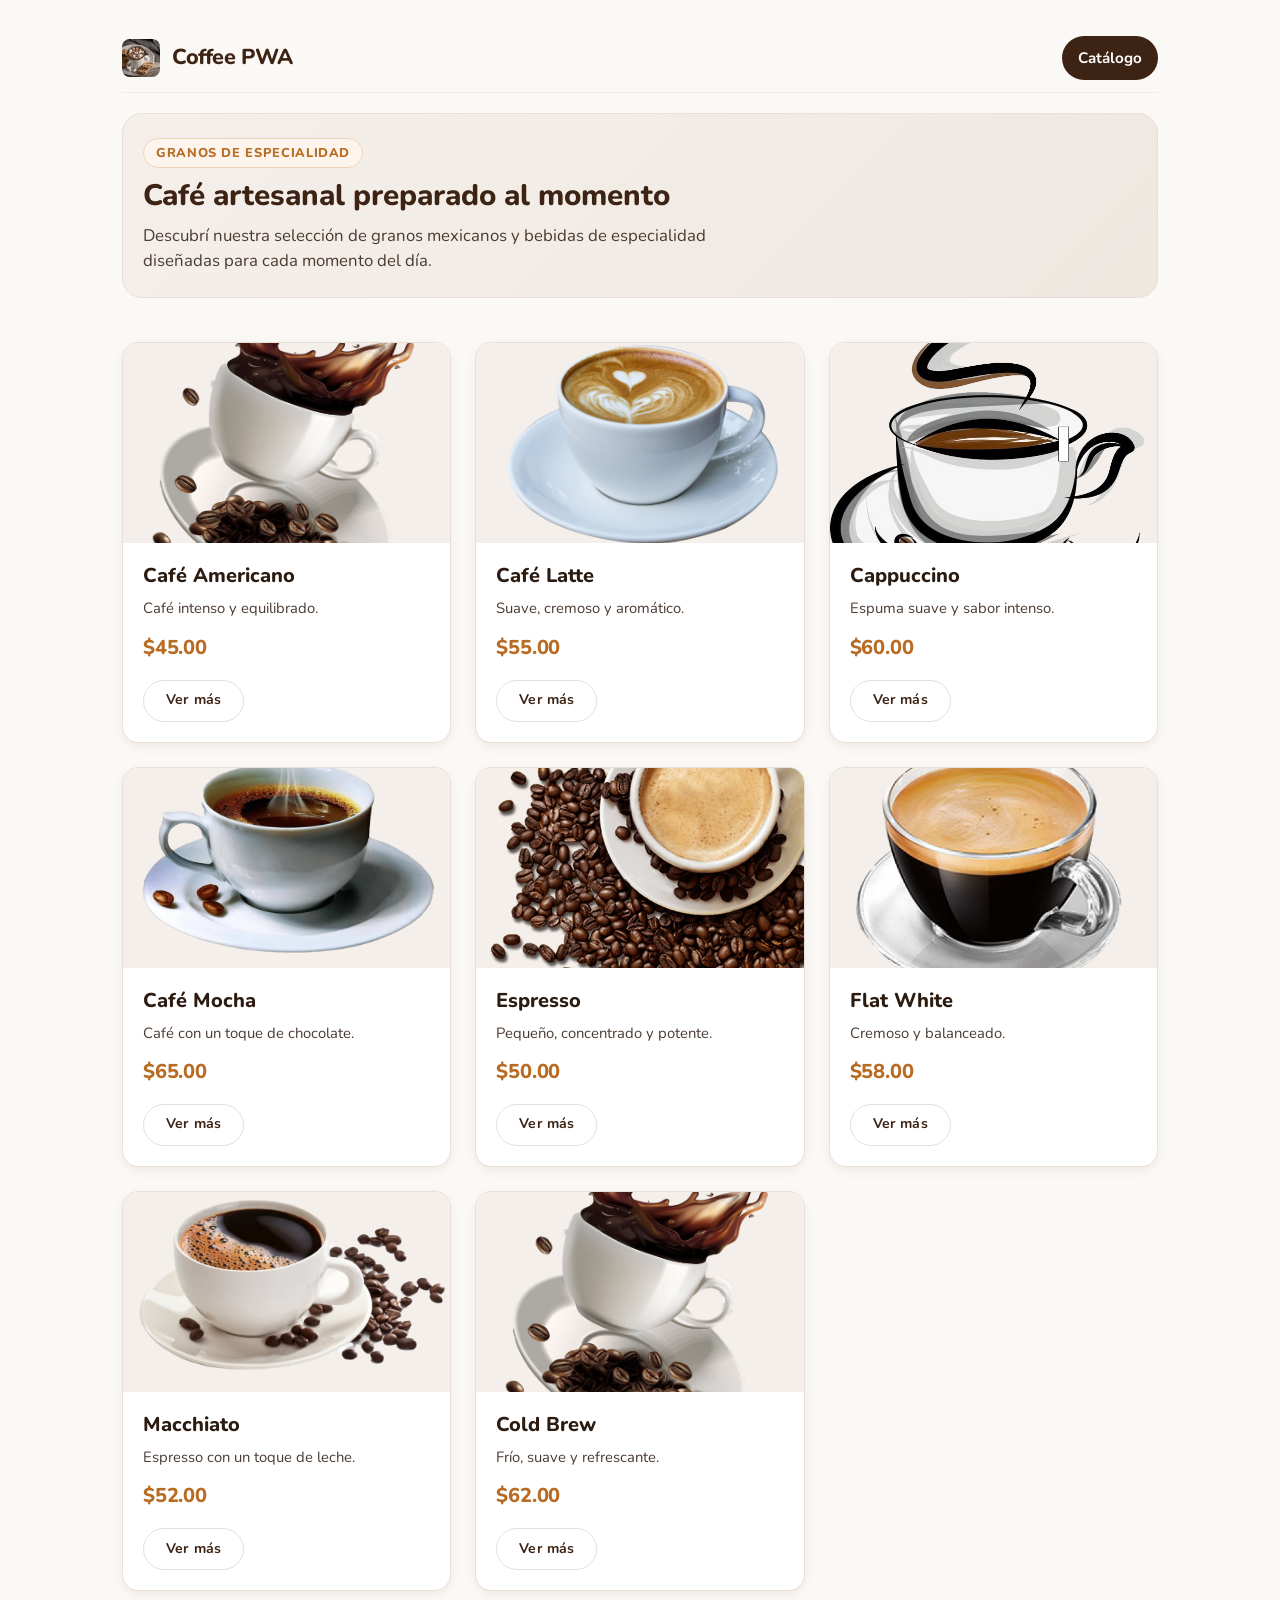
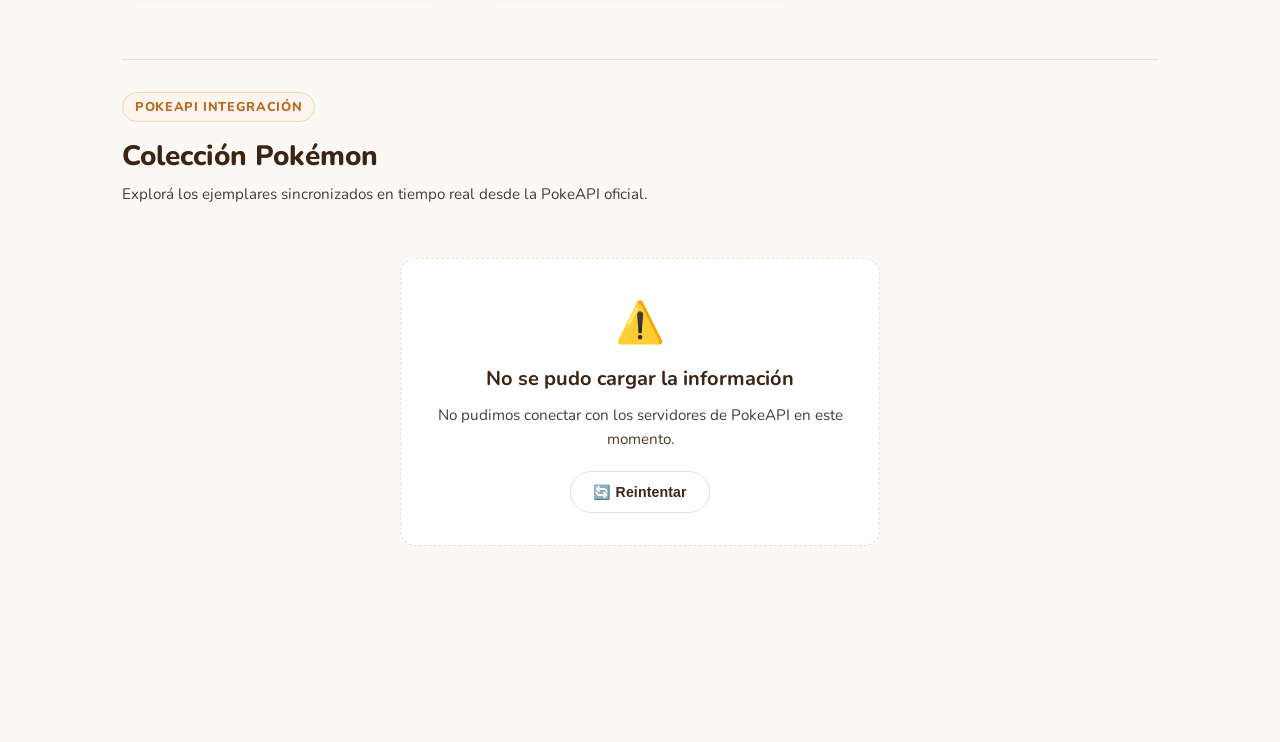
<file: index.html>
<!DOCTYPE html>
<html lang="es">
<head>
    <meta charset="UTF-8">
    <meta name="viewport" content="width=device-width, initial-scale=1.0, viewport-fit=cover">
    <meta http-equiv="X-UA-Compatible" content="ie=edge">

    <title>Coffee PWA | Catálogo de Especialidad</title>

    <!-- Google Fonts: Nunito -->
    <link rel="preconnect" href="https://fonts.googleapis.com">
    <link rel="preconnect" href="https://fonts.gstatic.com" crossorigin>
    <link href="https://fonts.googleapis.com/css2?family=Nunito:wght@400;600;700;800&display=swap" rel="stylesheet">

    <link rel="stylesheet" href="./css/css-styles.css">
    <link rel="manifest" href="./manifest.json">
    <meta name="theme-color" content="#3D2314">

    <link rel="apple-touch-icon" sizes="72x72" href="./imagenes/iconos/icon-72x72.png">
    <link rel="apple-touch-icon" sizes="96x96" href="./imagenes/iconos/icon-96x96.png">
    <link rel="apple-touch-icon" sizes="128x128" href="./imagenes/iconos/icon-128x128.png">
    <link rel="apple-touch-icon" sizes="144x144" href="./imagenes/iconos/icon-144x144.png">
    <link rel="apple-touch-icon" sizes="152x152" href="./imagenes/iconos/icon-152x152.png">
    <link rel="apple-touch-icon" sizes="192x192" href="./imagenes/iconos/icon-192x192.png">
    <link rel="apple-touch-icon" sizes="256x256" href="./imagenes/iconos/icon-384x384.png">
    <link rel="apple-touch-icon" sizes="512x512" href="./imagenes/iconos/icon-512x512.png">
</head>

<body>
    <main>
        <header class="app-header">
            <nav>
                <a href="./index.html" class="brand" aria-label="Coffee PWA Inicio">
                    <img src="./imagenes/iconos/icon-72x72.png" alt="Coffee PWA Logo" class="brand-logo">
                    <h1>Coffee PWA</h1>
                </a>
                <div class="nav-controls">
                    <button id="pwa-install-btn" class="nav-install-btn" hidden aria-label="Instalar aplicación Coffee PWA">
                        <span class="install-icon">📲</span>
                        <span>Instalar App</span>
                    </button>
                    <ul>
                        <li><a href="./index.html" class="active">Catálogo</a></li>
                    </ul>
                </div>
            </nav>

            <section class="hero-banner">
                <span class="hero-badge">Granos de Especialidad</span>
                <h2 class="hero-title">Café artesanal preparado al momento</h2>
                <p class="hero-subtitle">Descubrí nuestra selección de granos mexicanos y bebidas de especialidad diseñadas para cada momento del día.</p>
            </section>
        </header>

        <section class="catalog-section" aria-label="Nuestra selección de cafés">
            <div class="container" id="coffee-list"></div>
        </section>

        <section class="catalog-section" aria-label="Colección Pokémon" id="pokemon-catalog">
            <div class="section-heading">
                <span class="hero-badge">PokeAPI Integración</span>
                <h2 class="section-title">Colección Pokémon</h2>
                <p class="section-subtitle">Explorá los ejemplares sincronizados en tiempo real desde la PokeAPI oficial.</p>
            </div>
            <div class="container" id="pokemon-list"></div>
            <div class="load-more-container" id="pokemon-pagination"></div>
        </section>
    </main>

    <script src="./js/pwa.install.js"></script>
    <script src="./js/pokemon.service.js"></script>
    <script src="./js/pokemon.ui.js"></script>
    <script src="./js/app.js"></script>
</body>
</html>
</file>
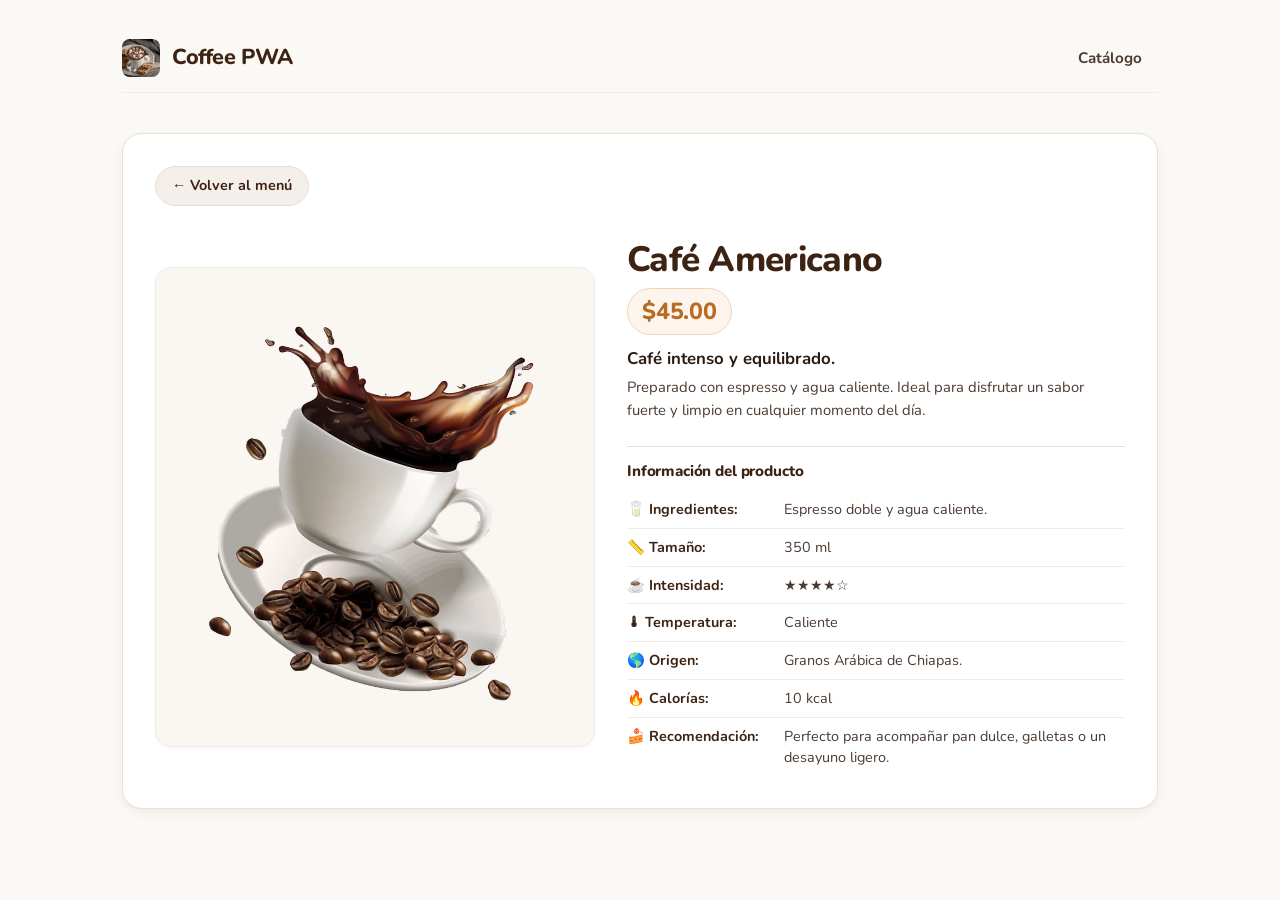
<file: detalle.html>
<!DOCTYPE html>
<html lang="es">
<head>
    <meta charset="UTF-8">
    <meta name="viewport" content="width=device-width, initial-scale=1.0, viewport-fit=cover">
    <title>Detalle del producto | Coffee PWA</title>

    <!-- Google Fonts: Nunito -->
    <link rel="preconnect" href="https://fonts.googleapis.com">
    <link rel="preconnect" href="https://fonts.gstatic.com" crossorigin>
    <link href="https://fonts.googleapis.com/css2?family=Nunito:wght@400;600;700;800&display=swap" rel="stylesheet">

    <link rel="stylesheet" href="./css/css-styles.css">
    <link rel="manifest" href="./manifest.json">
    <meta name="theme-color" content="#3D2314">
</head>
<body>
    <main>
        <header class="app-header">
            <nav>
                <a href="./index.html" class="brand" aria-label="Coffee PWA Inicio">
                    <img src="./imagenes/iconos/icon-72x72.png" alt="Coffee PWA Logo" class="brand-logo">
                    <h1>Coffee PWA</h1>
                </a>
                <div class="nav-controls">
                    <button id="pwa-install-btn" class="nav-install-btn" hidden aria-label="Instalar aplicación Coffee PWA">
                        <span class="install-icon">📲</span>
                        <span>Instalar App</span>
                    </button>
                    <ul>
                        <li><a href="./index.html">Catálogo</a></li>
                    </ul>
                </div>
            </nav>
        </header>

        <section class="product-detail" id="product-detail-page"></section>
    </main>

    <script src="./js/pwa.install.js"></script>
    <script src="./js/pokemon.service.js"></script>
    <script src="./js/pokemon.ui.js"></script>
    <script src="./js/app.js"></script>
</body>
</html>
</file>
<file: css/css-styles.css>
/* ==========================================================================
   COFFEE PWA - DESIGN SYSTEM & STYLES (Specialty Warm Light Theme)
   Zero Horizontal Overflow | Android Mobile-First | 48px Touch Targets
   ========================================================================== */

:root {
  /* Typography */
  --font-main: 'Nunito', -apple-system, BlinkMacSystemFont, 'Segoe UI', Roboto, Helvetica, Arial, sans-serif;

  /* Palette - Warm Specialty Coffee Light Theme */
  --bg-page: #FBF9F5;
  --bg-surface: #FFFFFF;
  --bg-subtle: #F5EFEB;
  --bg-subtle-hover: #ECE4DC;
  --bg-card: #FFFFFF;

  --color-primary: #3D2314;
  --color-primary-hover: #26140A;
  --color-primary-light: #5C3D2E;

  --color-accent: #B86B22;
  --color-accent-subtle: #FDF5ED;
  --color-accent-border: #F0D4B8;

  --color-text: #2B1B10;
  --color-text-secondary: #4A3B32;
  --color-text-muted: #6C5B4E;

  --color-border: #E8DFD8;
  --color-border-light: #F2ECE6;

  /* Spacing System (multiples of 4) */
  --space-1: 4px;
  --space-2: 8px;
  --space-3: 12px;
  --space-4: 16px;
  --space-5: 20px;
  --space-6: 24px;
  --space-8: 32px;
  --space-10: 40px;
  --space-12: 48px;

  /* Border Radius Scale */
  --radius-sm: 8px;
  --radius-md: 12px;
  --radius-lg: 16px;
  --radius-xl: 20px;
  --radius-full: 9999px;

  /* Elevation & Shadows */
  --shadow-card: 0 4px 16px -2px rgba(61, 35, 20, 0.06), 0 2px 6px -1px rgba(61, 35, 20, 0.03);
  --shadow-hover: 0 12px 28px -4px rgba(61, 35, 20, 0.12), 0 4px 10px -2px rgba(61, 35, 20, 0.06);
  --shadow-sm: 0 1px 3px rgba(61, 35, 20, 0.05);

  /* Touch Target (Android Accessibility standard) */
  --touch-target: 48px;

  /* Transitions */
  --transition-base: 0.2s cubic-bezier(0.4, 0, 0.2, 1);
}

/* ==========================================================================
   RESET & GLOBAL RULES
   ========================================================================== */

*, *::before, *::after {
  margin: 0;
  padding: 0;
  box-sizing: border-box;
  -webkit-tap-highlight-color: transparent;
}

html {
  font-size: 16px;
  scroll-behavior: smooth;
  -webkit-text-size-adjust: 100%;
}

body {
  font-family: var(--font-main);
  background-color: var(--bg-page);
  color: var(--color-text-secondary);
  line-height: 1.6;
  min-height: 100vh;
  min-height: 100dvh;
  overflow-x: hidden;
  /* Respeto estricto del safe-area en Android */
  padding-bottom: max(var(--space-6), env(safe-area-inset-bottom));
}

main {
  width: 100%;
  max-width: 1100px;
  margin: 0 auto;
  padding: var(--space-4);
  text-align: left;
}

/* ==========================================================================
   HEADER & NAVIGATION
   ========================================================================== */

.app-header {
  margin-bottom: var(--space-6);
}

nav {
  display: flex;
  justify-content: space-between;
  align-items: center;
  flex-wrap: wrap;
  gap: var(--space-3) var(--space-4);
  padding: var(--space-3) 0;
  border-bottom: 1px solid var(--color-border-light);
}

/* Logo e imagen siempre AL LADO del nombre en una fila horizontal */
.brand {
  display: inline-flex !important;
  flex-direction: row !important;
  align-items: center !important;
  flex-wrap: nowrap !important;
  gap: var(--space-3);
  text-decoration: none;
  flex-shrink: 0;
}

.brand-logo {
  width: 38px;
  height: 38px;
  border-radius: var(--radius-sm);
  object-fit: contain;
  flex-shrink: 0;
  display: block;
}

.brand h1 {
  color: var(--color-primary);
  font-size: 1.35rem;
  font-weight: 800;
  letter-spacing: -0.02em;
  margin: 0;
  line-height: 1;
  white-space: nowrap;
}

ul {
  list-style: none;
  display: flex;
  align-items: center;
  gap: var(--space-2);
}

li {
  margin: 0;
}

li a {
  display: inline-flex;
  align-items: center;
  justify-content: center;
  min-height: 44px;
  padding: var(--space-2) var(--space-4);
  border-radius: var(--radius-full);
  text-decoration: none;
  color: var(--color-text-secondary);
  font-weight: 700;
  font-size: 0.95rem;
  transition: all var(--transition-base);
}

li a:hover {
  color: var(--color-primary);
  background-color: var(--bg-subtle);
}

li a.active {
  color: #FFFFFF;
  background-color: var(--color-primary);
}

/* ==========================================================================
   PWA INSTALL BUTTON (Navbar Integration)
   Discreto, accesible, con transición de opacidad 200ms (sin rebotes ni saltos)
   ========================================================================== */

.nav-controls {
  display: flex;
  align-items: center;
  gap: var(--space-3);
}

.nav-install-btn {
  display: inline-flex;
  align-items: center;
  justify-content: center;
  gap: var(--space-2);
  min-height: 40px;
  padding: 6px 16px;
  border-radius: var(--radius-full);
  background-color: var(--color-accent-subtle);
  color: var(--color-accent);
  border: 1.5px solid var(--color-accent-border);
  font-family: var(--font-main);
  font-size: 0.9rem;
  font-weight: 700;
  cursor: pointer;
  opacity: 0;
  transition: opacity 0.2s ease, background-color var(--transition-base), transform var(--transition-base), border-color var(--transition-base);
}

.nav-install-btn[hidden] {
  display: none !important;
}

.nav-install-btn.visible {
  opacity: 1;
}

.nav-install-btn:hover {
  background-color: var(--color-accent);
  color: #FFFFFF;
  border-color: var(--color-accent);
  transform: translateY(-1px);
}

.nav-install-btn:active {
  transform: scale(0.97);
}

.nav-install-btn:focus-visible {
  outline: 2px solid var(--color-accent);
  outline-offset: 2px;
}

.nav-install-btn .install-icon {
  font-size: 1rem;
  line-height: 1;
}

/* Hero Banner */
.hero-banner {
  margin-top: var(--space-5);
  padding: var(--space-6) var(--space-5);
  background: linear-gradient(135deg, #F5EFEB 0%, #EFE8E1 100%);
  border: 1px solid var(--color-border);
  border-radius: var(--radius-xl);
  text-align: left;
}

.hero-badge {
  display: inline-block;
  background-color: var(--color-accent-subtle);
  color: var(--color-accent);
  border: 1px solid var(--color-accent-border);
  padding: var(--space-1) var(--space-3);
  border-radius: var(--radius-full);
  font-size: 0.8rem;
  font-weight: 800;
  text-transform: uppercase;
  letter-spacing: 0.05em;
  margin-bottom: var(--space-2);
}

.hero-title {
  font-size: clamp(1.35rem, 3.5vw, 1.85rem);
  font-weight: 800;
  color: var(--color-primary);
  line-height: 1.3;
  margin-bottom: var(--space-2);
}

.hero-subtitle {
  color: var(--color-text-secondary);
  font-size: clamp(0.92rem, 2.2vw, 1.05rem);
  max-width: 620px;
  line-height: 1.5;
}

/* ==========================================================================
   CATALOG GRID & CARDS
   ========================================================================== */

.catalog-section {
  width: 100%;
}

.container {
  display: grid;
  grid-template-columns: repeat(auto-fill, minmax(260px, 1fr));
  gap: var(--space-6);
  padding: var(--space-5) 0;
  width: 100%;
}

.card {
  width: 100%;
  display: flex;
  flex-direction: column;
  background: var(--bg-card);
  border: 1px solid var(--color-border);
  border-radius: var(--radius-lg);
  overflow: hidden;
  box-shadow: var(--shadow-card);
  transition: transform var(--transition-base), box-shadow var(--transition-base), border-color var(--transition-base);
}

.card:hover {
  transform: translateY(-4px);
  box-shadow: var(--shadow-hover);
  border-color: var(--color-accent-border);
}

.card img {
  width: 100%;
  height: 200px;
  object-fit: cover;
  display: block;
  background-color: var(--bg-subtle);
  transition: transform 0.4s ease;
}

.card:hover img {
  transform: scale(1.02);
}

.card-info {
  display: flex;
  flex-direction: column;
  flex: 1;
  padding: var(--space-5);
  text-align: left;
}

.card-info h2 {
  color: var(--color-text);
  font-size: 1.25rem;
  font-weight: 800;
  line-height: 1.3;
  margin-bottom: var(--space-2);
}

.card-info p {
  color: var(--color-text-secondary);
  font-size: 0.925rem;
  line-height: 1.5;
  margin-bottom: var(--space-3);
}

.card-info span {
  display: block;
  font-size: 1.25rem;
  font-weight: 800;
  color: var(--color-accent);
  margin-bottom: var(--space-4);
  letter-spacing: -0.01em;
}

.view-more {
  display: inline-flex;
  align-items: center;
  justify-content: center;
  min-height: 42px;
  width: fit-content;
  align-self: flex-start;
  margin-top: auto;
  padding: 8px 22px;
  background: var(--bg-surface);
  color: var(--color-primary);
  border: 1.5px solid var(--color-border);
  border-radius: var(--radius-full);
  text-decoration: none;
  font-size: 0.88rem;
  font-weight: 700;
  letter-spacing: 0.01em;
  transition: all var(--transition-base);
  cursor: pointer;
}

.view-more:hover {
  background: var(--color-primary);
  color: #FFFFFF;
  border-color: var(--color-primary);
  transform: translateY(-2px);
  box-shadow: 0 4px 12px rgba(61, 35, 20, 0.15);
}

.view-more:active {
  transform: scale(0.97);
}

/* ==========================================================================
   PRODUCT DETAIL VIEW (Armonía visual, proporciones y balance imagen-contenido)
   ========================================================================== */

.product-detail {
  width: 100%;
  max-width: 1040px;
  margin: 0 auto;
  padding: var(--space-4) 0;
}

.detail-content {
  display: grid;
  grid-template-columns: 1fr;
  grid-template-areas:
    "back"
    "image"
    "info";
  gap: var(--space-5);
  background: var(--bg-surface);
  border: 1px solid var(--color-border);
  border-radius: var(--radius-xl);
  padding: var(--space-6);
  box-shadow: var(--shadow-card);
  width: 100%;
}

.back-button {
  grid-area: back;
  justify-self: start;
  display: inline-flex;
  align-items: center;
  gap: var(--space-2);
  min-height: 40px;
  padding: 6px 16px;
  color: var(--color-primary);
  background: var(--bg-subtle);
  border: 1px solid var(--color-border);
  border-radius: var(--radius-full);
  font-weight: 700;
  font-size: 0.9rem;
  text-decoration: none;
  transition: all var(--transition-base);
  margin-bottom: var(--space-2);
}

.back-button:hover {
  background: var(--color-primary);
  color: #FFFFFF;
  border-color: var(--color-primary);
  transform: translateX(-3px);
  box-shadow: 0 4px 12px rgba(61, 35, 20, 0.15);
}

.back-button:active {
  transform: scale(0.97);
}

.detail-content img {
  grid-area: image;
  width: 100%;
  aspect-ratio: 1 / 1;
  max-height: 460px;
  object-fit: contain;
  background: #FAF7F2;
  padding: var(--space-4);
  border-radius: var(--radius-lg);
  border: 1px solid var(--color-border-light);
  box-shadow: var(--shadow-sm);
  display: block;
}

.detail-info {
  grid-area: info;
  display: flex;
  flex-direction: column;
  text-align: left;
  justify-content: center;
}

.detail-info h2 {
  color: var(--color-primary);
  font-size: clamp(1.6rem, 3vw, 2.2rem);
  font-weight: 800;
  line-height: 1.2;
  margin-bottom: var(--space-2);
  letter-spacing: -0.02em;
}

/* Badge destacado de precio */
.detail-info span {
  display: inline-flex;
  align-items: center;
  align-self: flex-start;
  font-size: 1.45rem;
  font-weight: 800;
  color: var(--color-accent);
  background: var(--color-accent-subtle);
  border: 1px solid var(--color-accent-border);
  padding: 4px 14px;
  border-radius: var(--radius-full);
  margin-bottom: var(--space-3);
  letter-spacing: -0.01em;
}

/* Párrafo destacado de descripción */
.detail-info > p:first-of-type {
  font-size: 1.05rem;
  font-weight: 700;
  color: var(--color-text);
  line-height: 1.45;
  margin-bottom: var(--space-1);
}

/* Párrafo complementario de detalles */
.detail-info > p:nth-of-type(2) {
  color: var(--color-text-secondary);
  font-size: 0.925rem;
  line-height: 1.55;
  margin-bottom: var(--space-4);
}

/* ==========================================================================
   PRODUCT EXTRA SPECIFICATIONS (Lista Limpia y Editorial, sin contenedores rígidos)
   ========================================================================== */

.product-extra {
  margin-top: var(--space-2);
  padding-top: var(--space-3);
  border-top: 1px solid var(--color-border);
  display: flex;
  flex-direction: column;
}

.product-extra h3 {
  color: var(--color-primary);
  font-size: 0.95rem;
  font-weight: 800;
  margin-bottom: var(--space-2);
  letter-spacing: -0.01em;
}

.product-extra p {
  display: grid;
  grid-template-columns: 145px 1fr;
  align-items: baseline;
  gap: var(--space-3);
  padding: 8px 0;
  background: transparent;
  border: none;
  border-bottom: 1px solid var(--color-border-light);
  border-radius: 0;
  font-size: 0.9rem;
  line-height: 1.45;
  color: var(--color-text-secondary);
  margin-bottom: 0;
}

.product-extra p:last-child {
  border-bottom: none;
}

.product-extra strong {
  color: var(--color-primary);
  font-weight: 700;
  display: inline-flex;
  align-items: center;
  gap: var(--space-1);
  white-space: nowrap;
}

/* ==========================================================================
   RESPONSIVE BREAKPOINTS (Mobile-First)
   ========================================================================== */

/* Tablets y Desktop (>= 768px) */
@media (min-width: 768px) {
  main {
    padding: var(--space-6) var(--space-8);
  }

  .detail-content {
    grid-template-columns: minmax(360px, 440px) 1fr;
    grid-template-areas:
      "back  back"
      "image info";
    gap: var(--space-6) var(--space-8);
    padding: var(--space-8);
    align-items: center; /* Centrado vertical armónico con la imagen */
  }

  .detail-content img {
    height: 100%;
    max-height: 480px;
    align-self: center;
  }
}

/* Móviles Compactos (<= 480px) */
@media (max-width: 480px) {
  main {
    padding: var(--space-3);
  }

  .hero-banner {
    padding: var(--space-5) var(--space-4);
  }

  .container {
    gap: var(--space-4);
    padding: var(--space-4) 0;
  }

  .detail-content {
    padding: var(--space-4);
    gap: var(--space-5);
  }

  /* En móviles estrechos la ficha se alinea limpiamente con separadores sutiles */
  .product-extra p {
    display: flex;
    flex-direction: column;
    align-items: flex-start;
    gap: 3px;
    padding: 10px 0;
    border-bottom: 1px solid var(--color-border-light);
  }

  .product-extra strong {
    font-size: 0.825rem;
    color: var(--color-text-muted);
    text-transform: uppercase;
    letter-spacing: 0.04em;
  }
}

/* Pantallas Muy Pequeñas (<= 360px - ej. Galaxy Fold o dispositivos angostos) */
@media (max-width: 360px) {
  .container {
    grid-template-columns: 1fr;
  }

  nav ul {
    gap: var(--space-1);
  }

  li a {
    padding: var(--space-2) var(--space-3);
    font-size: 0.875rem;
  }

  .brand h1 {
    font-size: 1.15rem;
  }

  .brand-logo {
    width: 32px;
    height: 32px;
  }
}

/* ==========================================================================
   POKÉMON MODULE - EXTENSION DE ESTILOS
   Aislamiento visual sin colisión con el catálogo de café.
   ========================================================================== */

.section-heading {
  margin-top: var(--space-12);
  margin-bottom: var(--space-4);
  padding-top: var(--space-8);
  border-top: 1px solid var(--color-border);
  text-align: left;
}

.section-title {
  font-size: clamp(1.35rem, 3.2vw, 1.75rem);
  font-weight: 800;
  color: var(--color-primary);
  line-height: 1.3;
  margin-top: var(--space-2);
  margin-bottom: var(--space-2);
}

.section-subtitle {
  color: var(--color-text-secondary);
  font-size: 0.95rem;
  max-width: 620px;
  line-height: 1.5;
}

/* Card Pokémon */
.card-pokemon .card-media {
  width: 100%;
  height: 200px;
  display: flex;
  align-items: center;
  justify-content: center;
  background: radial-gradient(circle, rgba(184, 107, 34, 0.08) 0%, rgba(245, 239, 235, 0.45) 75%);
  padding: var(--space-4);
  overflow: hidden;
}

.card-pokemon .card-media img {
  max-width: 100%;
  max-height: 100%;
  width: auto;
  height: auto;
  object-fit: contain;
  filter: drop-shadow(0 6px 10px rgba(61, 35, 20, 0.12));
  transition: transform 0.35s cubic-bezier(0.34, 1.56, 0.64, 1);
}

.card-pokemon:hover .card-media img {
  transform: scale(1.08) translateY(-2px);
}

.pokemon-badge-id {
  display: inline-block;
  font-size: 0.8rem;
  font-weight: 800;
  color: var(--color-accent);
  background-color: var(--color-accent-subtle);
  border: 1px solid var(--color-accent-border);
  padding: 2px 8px;
  border-radius: var(--radius-full);
  margin-bottom: var(--space-2);
  width: fit-content;
}

.pokemon-badge-id.detail-id {
  font-size: 0.95rem;
  padding: 4px 12px;
}

/* Tipos en Cards */
.card-pokemon .card-types {
  display: flex;
  flex-wrap: wrap;
  gap: var(--space-1);
  margin-bottom: var(--space-4);
  min-height: 24px;
}

.card-pokemon .card-types .pokemon-type-badge {
  font-size: 0.72rem;
  padding: 2px 9px;
  font-weight: 700;
  border-radius: var(--radius-full);
}

/* Tipos de Pokémon en Vista Detalle */
.pokemon-types-list {
  display: flex;
  flex-wrap: wrap;
  gap: var(--space-2);
  margin-top: var(--space-3);
  margin-bottom: var(--space-4);
}

.pokemon-type-badge {
  display: inline-block;
  padding: 4px 12px;
  border-radius: var(--radius-full);
  font-size: 0.8rem;
  font-weight: 700;
  color: #FFFFFF;
  text-transform: capitalize;
  letter-spacing: 0.02em;
  box-shadow: var(--shadow-sm);
}

.type-normal   { background-color: #9FA19F; }
.type-fire     { background-color: #E62829; }
.type-water    { background-color: #2980EF; }
.type-grass    { background-color: #3FA129; }
.type-electric { background-color: #FAC000; color: #2B1B10; }
.type-ice      { background-color: #3DCEF3; color: #2B1B10; }
.type-fighting { background-color: #FF8000; }
.type-poison   { background-color: #9141CB; }
.type-ground   { background-color: #915121; }
.type-flying   { background-color: #81B9EF; color: #2B1B10; }
.type-psychic  { background-color: #EF4179; }
.type-bug      { background-color: #91A119; }
.type-rock     { background-color: #AFA981; }
.type-ghost    { background-color: #704170; }
.type-dragon   { background-color: #5060E1; }
.type-steel    { background-color: #60A1B8; }
.type-fairy    { background-color: #EF70EF; }
.type-dark     { background-color: #50413F; }

/* Vista Detalle Pokémon */
.pokemon-detail-content .detail-media-wrapper {
  display: flex;
  align-items: center;
  justify-content: center;
  background: radial-gradient(circle, rgba(184, 107, 34, 0.1) 0%, rgba(245, 239, 235, 0.6) 80%);
  border-radius: var(--radius-lg);
  padding: var(--space-6);
  border: 1px solid var(--color-border);
}

.pokemon-detail-content .detail-media-wrapper img {
  max-width: 280px;
  max-height: 280px;
  width: 100%;
  height: auto;
  object-fit: contain;
  filter: drop-shadow(0 10px 20px rgba(61, 35, 20, 0.18));
}

.pokemon-stats-section {
  margin-top: var(--space-5);
  padding-top: var(--space-4);
  border-top: 1px solid var(--color-border);
}

.pokemon-stats-section h3 {
  font-size: 1.1rem;
  font-weight: 800;
  color: var(--color-primary);
  margin-bottom: var(--space-3);
}

.stats-list {
  display: flex;
  flex-direction: column;
  gap: var(--space-3);
}

.stat-row {
  display: flex;
  flex-direction: column;
  gap: 4px;
}

.stat-label-group {
  display: flex;
  justify-content: space-between;
  font-size: 0.875rem;
  font-weight: 700;
  color: var(--color-text-secondary);
}

.stat-value {
  color: var(--color-primary);
  font-weight: 800;
}

.stat-bar-container {
  width: 100%;
  height: 8px;
  background-color: var(--bg-subtle);
  border-radius: var(--radius-full);
  overflow: hidden;
}

.stat-bar-fill {
  height: 100%;
  background: linear-gradient(90deg, var(--color-accent), #D4843D);
  border-radius: var(--radius-full);
  transition: width 0.6s ease-out;
}

/* Skeleton Loader */
.skeleton-shimmer {
  background: linear-gradient(90deg, #F0E8E2 0%, #FAF6F3 50%, #F0E8E2 100%);
  background-size: 200% 100%;
  animation: shimmer 1.5s infinite;
  border-radius: var(--radius-sm);
}

@keyframes shimmer {
  0% { background-position: -200% 0; }
  100% { background-position: 200% 0; }
}

.skeleton-line {
  height: 14px;
  margin-bottom: var(--space-2);
}

.skeleton-id { width: 30%; height: 18px; }
.skeleton-title { width: 60%; height: 22px; }
.skeleton-desc { width: 90%; }
.skeleton-btn { width: 100%; height: var(--touch-target); border-radius: var(--radius-md); margin-top: var(--space-3); }

/* Estado de Error */
.pokemon-error-state {
  grid-column: 1 / -1;
  text-align: center;
  padding: var(--space-8) var(--space-4);
  background: var(--bg-surface);
  border: 1px dashed var(--color-border);
  border-radius: var(--radius-lg);
  max-width: 480px;
  margin: var(--space-4) auto;
}

.pokemon-error-state .error-icon {
  font-size: 2.5rem;
  margin-bottom: var(--space-2);
}

.pokemon-error-state h3 {
  color: var(--color-primary);
  font-size: 1.25rem;
  margin-bottom: var(--space-2);
}

.pokemon-error-state p {
  color: var(--color-text-secondary);
  font-size: 0.95rem;
  margin-bottom: var(--space-5);
}

.retry-btn {
  max-width: 200px;
  margin: 0 auto;
}

/* Paginación Incremental (Cargar Más) */
.load-more-container {
  display: flex;
  justify-content: center;
  align-items: center;
  margin-top: var(--space-8);
  margin-bottom: var(--space-12);
  padding: var(--space-4) var(--space-4);
  width: 100%;
}

.load-more-btn {
  display: inline-flex;
  align-items: center;
  justify-content: center;
  gap: var(--space-3);
  min-height: 52px;
  padding: 14px 36px;
  background: linear-gradient(135deg, #3D2314 0%, #54331E 100%);
  color: #FFFFFF;
  border: 1.5px solid var(--color-accent-border);
  border-radius: var(--radius-full);
  font-family: var(--font-main);
  font-size: 1.05rem;
  font-weight: 800;
  letter-spacing: 0.02em;
  cursor: pointer;
  outline: none;
  transition: all 0.25s cubic-bezier(0.4, 0, 0.2, 1);
  box-shadow: 0 4px 16px rgba(61, 35, 20, 0.2), 0 1px 3px rgba(61, 35, 20, 0.1);
}

.load-more-btn .btn-icon {
  font-size: 1.25rem;
  display: inline-block;
  transition: transform 0.25s ease;
  filter: drop-shadow(0 2px 4px rgba(0, 0, 0, 0.3));
}

.load-more-btn:hover:not(:disabled) {
  background: linear-gradient(135deg, #26140A 0%, #3D2314 100%);
  border-color: var(--color-accent);
  transform: translateY(-3px);
  box-shadow: 0 8px 24px rgba(61, 35, 20, 0.32), 0 2px 6px rgba(184, 107, 34, 0.2);
}

.load-more-btn:hover:not(:disabled) .btn-icon {
  transform: scale(1.2) rotate(10deg);
}

.load-more-btn:active:not(:disabled) {
  transform: translateY(-1px) scale(0.98);
  box-shadow: 0 4px 12px rgba(61, 35, 20, 0.25);
}

.load-more-btn:disabled {
  opacity: 0.65;
  cursor: not-allowed;
  transform: none;
  box-shadow: none;
}

.all-loaded-text {
  font-size: 0.95rem;
  font-weight: 700;
  color: var(--color-text-muted);
  background: var(--bg-subtle);
  padding: var(--space-3) var(--space-6);
  border-radius: var(--radius-full);
  border: 1px solid var(--color-border);
}
</file>
